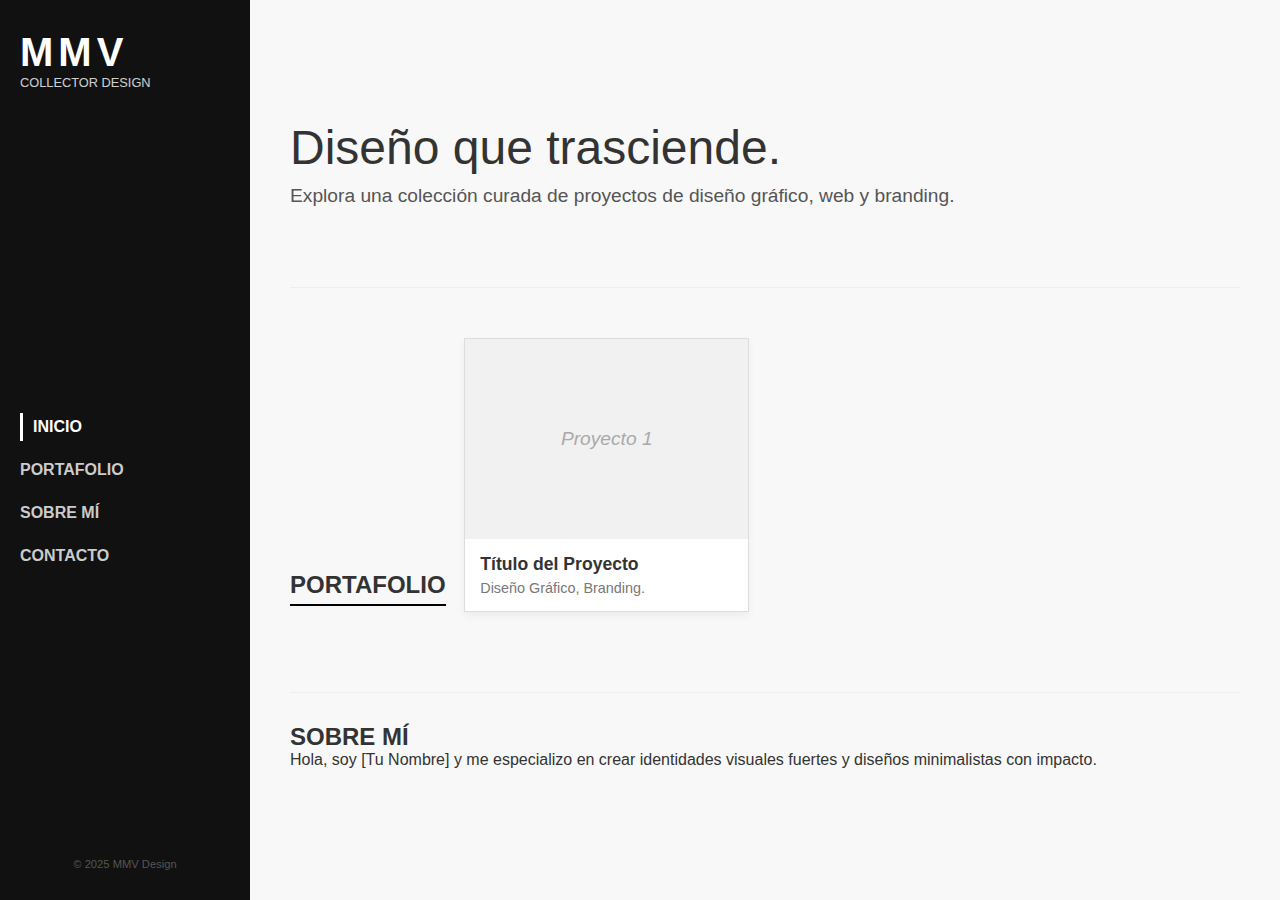
<file: Index.html>
<!DOCTYPE html>
<html lang="es">
<head>
    <meta charset="UTF-8">
    <meta name="viewport" content="width=device-width, initial-scale=1.0">
    <title>MMV COLLECTOR DESIGN</title>
   <link rel="stylesheet" href="css/style.css"> </head>
<body>

    <div class="container">
        
        <aside class="sidebar">
            <div class="logo">
                <h1>MMV</h1>
                <h2>COLLECTOR DESIGN</h2>
                
            </div>
            
            <nav class="menu">
                <ul>
                    <li><a href="#inicio" class="active">INICIO</a></li>
                    <li><a href="#portafolio">PORTAFOLIO</a></li>
                    <li><a href="#sobre-mi">SOBRE MÍ</a></li>
                    <li><a href="#contacto">CONTACTO</a></li>
                </ul>
            </nav>

            <div class="footer-sidebar">
                <p>&copy; 2025 MMV Design</p>
            </div>
        </aside>

        <main class="content">
            
            <section id="inicio" class="hero-section">
                <h1>Diseño que trasciende.</h1>
                <p>Explora una colección curada de proyectos de diseño gráfico, web y branding.</p>
                </section>
            
            <section id="portafolio" class="portfolio-grid">
                <h2>PORTAFOLIO</h2>
                <div class="project-card">
                    <div class="project-placeholder">Proyecto 1</div>
                    <h3>Título del Proyecto</h3>
                    <p>Diseño Gráfico, Branding.</p>
                </div>
                </section>
            
            <section id="sobre-mi" class="about-section">
                <h2>SOBRE MÍ</h2>
                <p>Hola, soy [Tu Nombre] y me especializo en crear identidades visuales fuertes y diseños minimalistas con impacto.</p>
            </section>

        </main>
    </div>

</body>
</html>
</file>
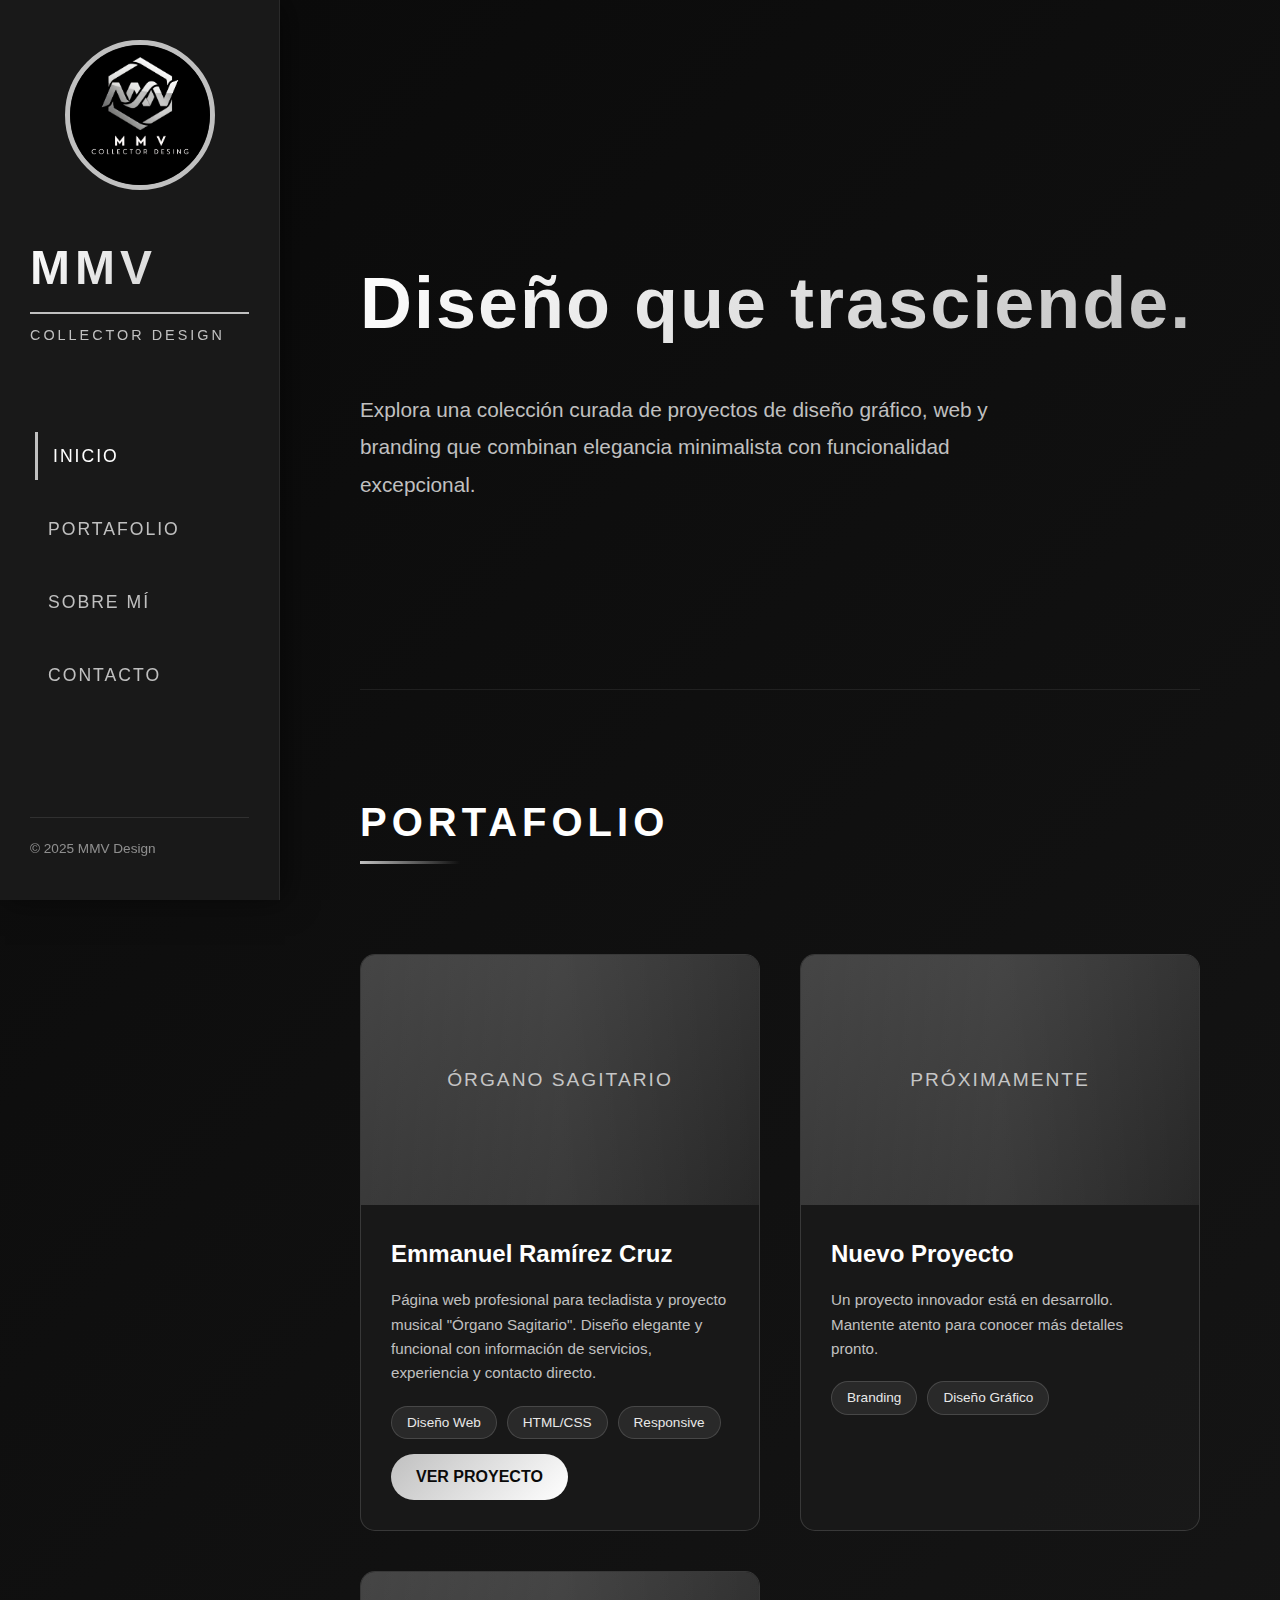
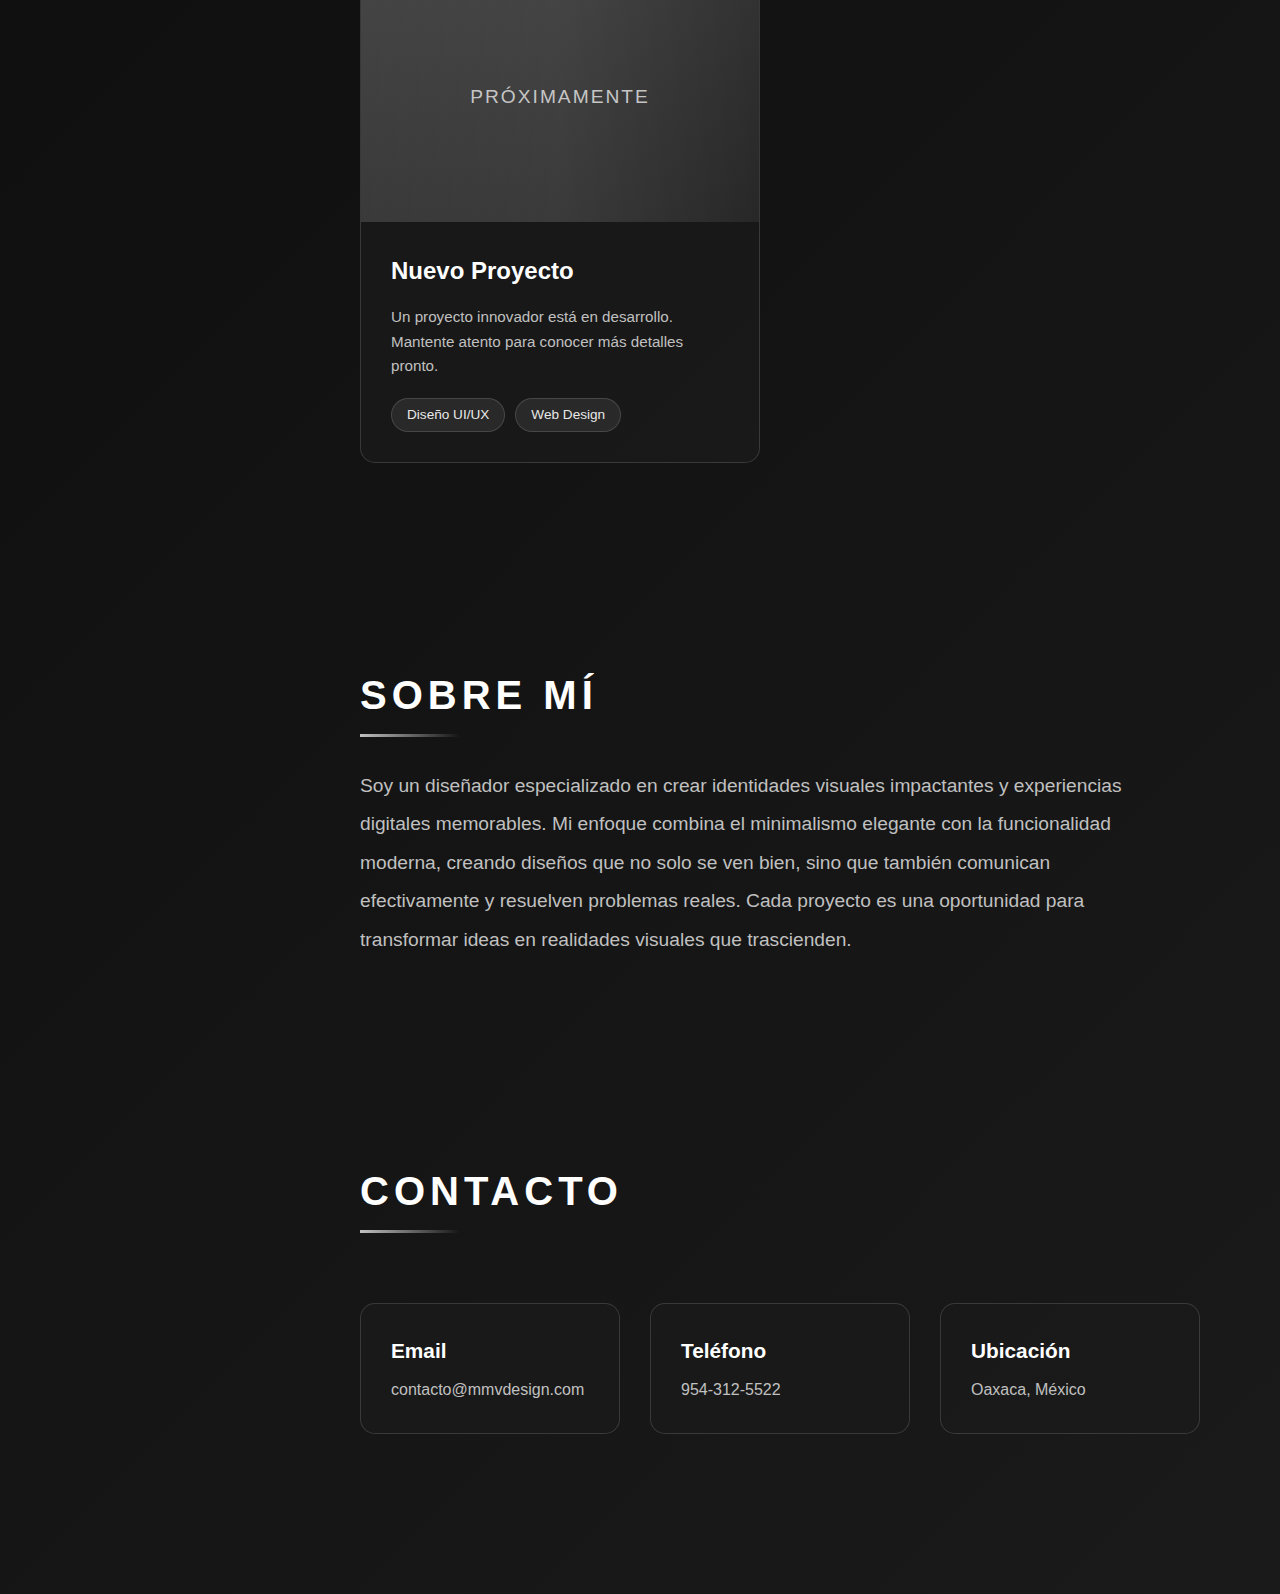
<file: index.html>
<!DOCTYPE html>
<html lang="es">
<head>
    <meta charset="UTF-8">
    <meta name="viewport" content="width=device-width, initial-scale=1.0">
    <title>MMV COLLECTOR DESIGN</title>
    <style>
        * {
            margin: 0;
            padding: 0;
            box-sizing: border-box;
        }

        :root {
            --negro: #0a0a0a;
            --negro-suave: #1a1a1a;
            --plateado: #c0c0c0;
            --plateado-claro: #e8e8e8;
            --blanco: #ffffff;
            --acento: #3a3a3a;
        }

        body {
            font-family: 'Segoe UI', Tahoma, Geneva, Verdana, sans-serif;
            background: linear-gradient(135deg, var(--negro) 0%, var(--negro-suave) 100%);
            color: var(--plateado-claro);
            line-height: 1.6;
        }

        .container {
            display: flex;
            min-height: 100vh;
        }

        /* Sidebar */
        .sidebar {
            width: 280px;
            background: rgba(26, 26, 26, 0.95);
            backdrop-filter: blur(10px);
            padding: 40px 30px;
            position: fixed;
            height: 100vh;
            display: flex;
            flex-direction: column;
            border-right: 1px solid rgba(192, 192, 192, 0.1);
            box-shadow: 5px 0 30px rgba(0, 0, 0, 0.5);
        }

        .logo-container {
            text-align: center;
            margin-bottom: 20px;
        }

        .logo-image {
            width: 150px;
            height: 150px;
            margin: 0 auto 20px;
            background: rgba(192, 192, 192, 0.1);
            border: 5px solid var(--plateado);
            border-radius: 100px;
            display: flex;
            align-items: center;
            justify-content: center;
            overflow: hidden;
            transition: all 0.3s ease;
        }

        .logo-image:hover {
            transform: scale(1.05);
            border-color: var(--blanco);
            box-shadow: 0 0 30px rgba(192, 192, 192, 0.3);
        }

        .logo-image img {
            width: 100%;
            height: 100%;
            object-fit: cover;
        }

        .logo-placeholder {
            color: var(--plateado);
            font-size: 0.85rem;
            letter-spacing: 2px;
        }

        .logo h1 {
            font-size: 3rem;
            font-weight: 900;
            background: linear-gradient(135deg, var(--blanco) 0%, var(--plateado) 100%);
            -webkit-background-clip: text;
            -webkit-text-fill-color: transparent;
            background-clip: text;
            letter-spacing: 5px;
            margin-bottom: 5px;
        }

        .logo h2 {
            font-size: 0.9rem;
            color: var(--plateado);
            letter-spacing: 3px;
            font-weight: 300;
            border-top: 2px solid var(--plateado);
            padding-top: 10px;
        }

        .menu {
            margin-top: 60px;
            flex-grow: 1;
        }

        .menu ul {
            list-style: none;
        }

        .menu li {
            margin: 25px 0;
        }

        .menu a {
            color: var(--plateado);
            text-decoration: none;
            font-size: 1.1rem;
            font-weight: 500;
            letter-spacing: 2px;
            transition: all 0.3s ease;
            display: block;
            padding: 10px 0;
            border-left: 3px solid transparent;
            padding-left: 15px;
        }

        .menu a:hover,
        .menu a.active {
            color: var(--blanco);
            border-left-color: var(--plateado);
            transform: translateX(5px);
        }

        .footer-sidebar {
            margin-top: auto;
            padding-top: 20px;
            border-top: 1px solid rgba(192, 192, 192, 0.2);
            font-size: 0.85rem;
            color: var(--plateado);
            opacity: 0.7;
        }

        /* Main Content */
        .content {
            margin-left: 280px;
            flex-grow: 1;
            padding: 60px 80px;
        }

        /* Hero Section */
        .hero-section {
            min-height: 70vh;
            display: flex;
            flex-direction: column;
            justify-content: center;
            padding: 80px 0;
            border-bottom: 1px solid rgba(192, 192, 192, 0.1);
        }

        .hero-section h1 {
            font-size: 4.5rem;
            font-weight: 900;
            background: linear-gradient(135deg, var(--blanco) 0%, var(--plateado) 100%);
            -webkit-background-clip: text;
            -webkit-text-fill-color: transparent;
            background-clip: text;
            margin-bottom: 30px;
            letter-spacing: 2px;
        }

        .hero-section p {
            font-size: 1.3rem;
            color: var(--plateado);
            max-width: 700px;
            line-height: 1.8;
        }

        /* Portfolio Section */
        .portfolio-section {
            padding: 100px 0;
        }

        .portfolio-section h2 {
            font-size: 2.5rem;
            color: var(--blanco);
            letter-spacing: 5px;
            margin-bottom: 60px;
            position: relative;
            display: inline-block;
        }

        .portfolio-section h2::after {
            content: '';
            position: absolute;
            bottom: -10px;
            left: 0;
            width: 100px;
            height: 3px;
            background: linear-gradient(90deg, var(--plateado) 0%, transparent 100%);
        }

        .portfolio-grid {
            display: grid;
            grid-template-columns: repeat(auto-fit, minmax(350px, 1fr));
            gap: 40px;
            margin-top: 40px;
        }

        .project-card {
            background: rgba(26, 26, 26, 0.8);
            border: 1px solid rgba(192, 192, 192, 0.2);
            border-radius: 15px;
            overflow: hidden;
            transition: all 0.4s ease;
            cursor: pointer;
        }

        .project-card:hover {
            transform: translateY(-10px);
            border-color: var(--plateado);
            box-shadow: 0 20px 50px rgba(192, 192, 192, 0.15);
        }

        .project-image {
            width: 100%;
            height: 250px;
            background: linear-gradient(135deg, var(--acento) 0%, var(--negro-suave) 100%);
            display: flex;
            align-items: center;
            justify-content: center;
            font-size: 1.2rem;
            color: var(--plateado);
            letter-spacing: 2px;
            position: relative;
            overflow: hidden;
        }

        .project-image::before {
            content: '';
            position: absolute;
            top: -50%;
            left: -50%;
            width: 200%;
            height: 200%;
            background: linear-gradient(45deg, transparent, rgba(255, 255, 255, 0.1), transparent);
            transform: rotate(45deg);
            animation: shine 3s infinite;
        }

        @keyframes shine {
            0% { transform: translateX(-100%) translateY(-100%) rotate(45deg); }
            100% { transform: translateX(100%) translateY(100%) rotate(45deg); }
        }

        .project-content {
            padding: 30px;
        }

        .project-content h3 {
            font-size: 1.5rem;
            color: var(--blanco);
            margin-bottom: 15px;
        }

        .project-content p {
            color: var(--plateado);
            font-size: 0.95rem;
            margin-bottom: 20px;
        }

        .project-tags {
            display: flex;
            gap: 10px;
            flex-wrap: wrap;
        }

        .tag {
            background: rgba(192, 192, 192, 0.1);
            color: var(--plateado-claro);
            padding: 5px 15px;
            border-radius: 20px;
            font-size: 0.85rem;
            border: 1px solid rgba(192, 192, 192, 0.2);
        }

        .btn-ver {
            display: inline-block;
            margin-top: 15px;
            padding: 10px 25px;
            background: linear-gradient(135deg, var(--plateado) 0%, var(--blanco) 100%);
            color: var(--negro);
            text-decoration: none;
            border-radius: 25px;
            font-weight: 600;
            transition: all 0.3s ease;
        }

        .btn-ver:hover {
            transform: scale(1.05);
            box-shadow: 0 10px 30px rgba(192, 192, 192, 0.3);
        }

        /* About Section */
        .about-section {
            padding: 100px 0;
            max-width: 800px;
        }

        .about-section h2 {
            font-size: 2.5rem;
            color: var(--blanco);
            letter-spacing: 5px;
            margin-bottom: 40px;
            position: relative;
            display: inline-block;
        }

        .about-section h2::after {
            content: '';
            position: absolute;
            bottom: -10px;
            left: 0;
            width: 100px;
            height: 3px;
            background: linear-gradient(90deg, var(--plateado) 0%, transparent 100%);
        }

        .about-section p {
            font-size: 1.2rem;
            color: var(--plateado);
            line-height: 2;
        }

        /* Contact Section */
        .contact-section {
            padding: 100px 0;
        }

        .contact-section h2 {
            font-size: 2.5rem;
            color: var(--blanco);
            letter-spacing: 5px;
            margin-bottom: 40px;
            position: relative;
            display: inline-block;
        }

        .contact-section h2::after {
            content: '';
            position: absolute;
            bottom: -10px;
            left: 0;
            width: 100px;
            height: 3px;
            background: linear-gradient(90deg, var(--plateado) 0%, transparent 100%);
        }

        .contact-info {
            display: grid;
            grid-template-columns: repeat(auto-fit, minmax(250px, 1fr));
            gap: 30px;
            margin-top: 40px;
        }

        .contact-item {
            background: rgba(26, 26, 26, 0.8);
            padding: 30px;
            border-radius: 15px;
            border: 1px solid rgba(192, 192, 192, 0.2);
            transition: all 0.3s ease;
        }

        .contact-item:hover {
            border-color: var(--plateado);
            transform: translateY(-5px);
        }

        .contact-item h3 {
            color: var(--blanco);
            margin-bottom: 10px;
            font-size: 1.3rem;
        }

        .contact-item p {
            color: var(--plateado);
        }

        /* Responsive */
        @media (max-width: 768px) {
            .sidebar {
                width: 100%;
                height: auto;
                position: relative;
                border-right: none;
                border-bottom: 1px solid rgba(192, 192, 192, 0.1);
            }

            .content {
                margin-left: 0;
                padding: 40px 20px;
            }

            .hero-section h1 {
                font-size: 2.5rem;
            }

            .portfolio-grid {
                grid-template-columns: 1fr;
            }

            .container {
                flex-direction: column;
            }
        }
    </style>
</head>
<body>
    <div class="container">
        <aside class="sidebar">
            <div class="logo-container">
                <div class="logo-image">
                    <!-- Reemplaza el src con la URL de tu logo -->
                    <img src="img/LOGO.png" alt="MMV Logo" style="display: none;" onload="this.style.display='block'; this.parentElement.querySelector('.logo-placeholder').style.display='none';">
                    <span class="logo-placeholder">LOGO</span>
                </div>
            </div>
            
            <div class="logo">
                <h1>MMV</h1>
                <h2>COLLECTOR DESIGN</h2>
            </div>
            
            <nav class="menu">
                <ul>
                    <li><a href="#inicio" class="active">INICIO</a></li>
                    <li><a href="#portafolio">PORTAFOLIO</a></li>
                    <li><a href="#sobre-mi">SOBRE MÍ</a></li>
                    <li><a href="#contacto">CONTACTO</a></li>
                </ul>
            </nav>
            
            <div class="footer-sidebar">
                <p>&copy; 2025 MMV Design</p>
            </div>
        </aside>

        <main class="content">
            <section id="inicio" class="hero-section">
                <h1>Diseño que trasciende.</h1>
                <p>Explora una colección curada de proyectos de diseño gráfico, web y branding que combinan elegancia minimalista con funcionalidad excepcional.</p>
            </section>
            
            <section id="portafolio" class="portfolio-section">
                <h2>PORTAFOLIO</h2>
                
                <div class="portfolio-grid">
                    <!-- Proyecto 1: Órgano Sagitario -->
                    <div class="project-card">
                        <div class="project-image">
                            <span>ÓRGANO SAGITARIO</span>
                        </div>
                        <div class="project-content">
                            <h3>Emmanuel Ramírez Cruz</h3>
                            <p>Página web profesional para tecladista y proyecto musical "Órgano Sagitario". Diseño elegante y funcional con información de servicios, experiencia y contacto directo.</p>
                            <div class="project-tags">
                                <span class="tag">Diseño Web</span>
                                <span class="tag">HTML/CSS</span>
                                <span class="tag">Responsive</span>
                            </div>
                            <a href="https://mmvcollector.github.io/pages/OrganoSagitario.html" target="_blank" class="btn-ver">VER PROYECTO</a>
                        </div>
                    </div>

                    <!-- Proyecto 2: Placeholder -->
                    <div class="project-card">
                        <div class="project-image">
                            <span>PRÓXIMAMENTE</span>
                        </div>
                        <div class="project-content">
                            <h3>Nuevo Proyecto</h3>
                            <p>Un proyecto innovador está en desarrollo. Mantente atento para conocer más detalles pronto.</p>
                            <div class="project-tags">
                                <span class="tag">Branding</span>
                                <span class="tag">Diseño Gráfico</span>
                            </div>
                        </div>
                    </div>

                    <!-- Proyecto 3: Placeholder -->
                    <div class="project-card">
                        <div class="project-image">
                            <span>PRÓXIMAMENTE</span>
                        </div>
                        <div class="project-content">
                            <h3>Nuevo Proyecto</h3>
                            <p>Un proyecto innovador está en desarrollo. Mantente atento para conocer más detalles pronto.</p>
                            <div class="project-tags">
                                <span class="tag">Diseño UI/UX</span>
                                <span class="tag">Web Design</span>
                            </div>
                        </div>
                    </div>
                </div>
            </section>
            
            <section id="sobre-mi" class="about-section">
                <h2>SOBRE MÍ</h2>
                <p>Soy un diseñador especializado en crear identidades visuales impactantes y experiencias digitales memorables. Mi enfoque combina el minimalismo elegante con la funcionalidad moderna, creando diseños que no solo se ven bien, sino que también comunican efectivamente y resuelven problemas reales. Cada proyecto es una oportunidad para transformar ideas en realidades visuales que trascienden.</p>
            </section>

            <section id="contacto" class="contact-section">
                <h2>CONTACTO</h2>
                <div class="contact-info">
                    <div class="contact-item">
                        <h3>Email</h3>
                        <p>contacto@mmvdesign.com</p>
                    </div>
                    <div class="contact-item">
                        <h3>Teléfono</h3>
                        <p>954-312-5522</p>
                    </div>
                    <div class="contact-item">
                        <h3>Ubicación</h3>
                        <p>Oaxaca, México</p>
                    </div>
                </div>
            </section>
        </main>
    </div>

    <script>
        // Smooth scroll para los enlaces del menú
        document.querySelectorAll('.menu a').forEach(anchor => {
            anchor.addEventListener('click', function (e) {
                e.preventDefault();
                
                // Remover clase active de todos los enlaces
                document.querySelectorAll('.menu a').forEach(link => {
                    link.classList.remove('active');
                });
                
                // Agregar clase active al enlace clickeado
                this.classList.add('active');
                
                // Scroll suave
                const targetId = this.getAttribute('href');
                const targetSection = document.querySelector(targetId);
                targetSection.scrollIntoView({ behavior: 'smooth' });
            });
        });

        // Detectar sección visible y actualizar menú activo
        window.addEventListener('scroll', () => {
            const sections = document.querySelectorAll('section');
            const menuLinks = document.querySelectorAll('.menu a');
            
            let current = '';
            
            sections.forEach(section => {
                const sectionTop = section.offsetTop;
                const sectionHeight = section.clientHeight;
                if (pageYOffset >= (sectionTop - 200)) {
                    current = section.getAttribute('id');
                }
            });
            
            menuLinks.forEach(link => {
                link.classList.remove('active');
                if (link.getAttribute('href') === `#${current}`) {
                    link.classList.add('active');
                }
            });
        });
    </script>
</body>
</html>
</file>
<file: css/style.css>
/* --- RESET BÁSICO Y FUENTE --- */
* {
    margin: 0;
    padding: 0;
    box-sizing: border-box;
}

body {
    font-family: Arial, sans-serif; /* Puedes cambiar a una fuente más elegante como 'Helvetica Neue' o una de Google Fonts */
    background-color: #f8f8f8; /* Blanco muy suave para el fondo general */
    color: #333; /* Gris oscuro para el texto principal */
}

/* --- LAYOUT GENERAL (FLEXBOX) --- */
.container {
    display: flex;
    min-height: 100vh; /* Asegura que la página ocupe al menos la altura de la vista */
}

/* --- MENÚ LATERAL (SIDEBAR) --- */
.sidebar {
    width: 250px; /* Ancho fijo para el menú lateral */
    background-color: #111; /* Negro profundo para la barra lateral */
    color: #fff;
    padding: 30px 20px;
    position: fixed; /* Hace que el menú se quede fijo mientras el contenido se desplaza */
    height: 100vh;
    display: flex;
    flex-direction: column;
    justify-content: space-between; /* Empuja el footer hacia abajo */
}

.logo h1 {
    font-size: 2.5em;
    letter-spacing: 5px;
    margin-bottom: 0;
}

.logo h2 {
    font-size: 0.8em;
    font-weight: 300;
    opacity: 0.8;
}

/* --- NAVEGACIÓN --- */
.menu {
    margin-top: 50px;
}

.menu ul {
    list-style: none;
}

.menu ul li {
    margin-bottom: 15px;
}

.menu ul li a {
    text-decoration: none;
    color: #ccc; /* Gris claro para los enlaces */
    font-size: 1em;
    font-weight: 600;
    padding: 5px 0;
    display: block;
    transition: color 0.3s;
}

.menu ul li a:hover,
.menu ul li a.active {
    color: #fff; /* Blanco puro al pasar el mouse o para el elemento activo */
    border-left: 3px solid #fff; /* Pequeño detalle de elegancia */
    padding-left: 10px;
}

.footer-sidebar {
    font-size: 0.7em;
    text-align: center;
    color: #555;
}

/* --- CONTENIDO PRINCIPAL (MAIN) --- */
.content {
    margin-left: 250px; /* Deja espacio para el menú fijo */
    flex-grow: 1;
    padding: 40px;
}

/* --- SECCIONES ESPECÍFICAS --- */
.hero-section {
    padding: 80px 0;
    margin-bottom: 50px;
    border-bottom: 1px solid #eee;
}

.hero-section h1 {
    font-size: 3em;
    font-weight: 100;
    margin-bottom: 10px;
}

.hero-section p {
    font-size: 1.2em;
    color: #555;
}

/* --- ESTILO DE PORTAFOLIO --- */
.portfolio-grid {
    padding-bottom: 50px;
}

.portfolio-grid h2 {
    margin-bottom: 30px;
    border-bottom: 2px solid #000;
    display: inline-block;
    padding-bottom: 5px;
}

.project-card {
    display: inline-block;
    width: 30%; /* Para un grid de 3 columnas, ajusta según necesidad */
    margin: 0 1.5% 30px 1.5%;
    background-color: #fff;
    border: 1px solid #ddd;
    box-shadow: 0 4px 8px rgba(0, 0, 0, 0.05);
    transition: box-shadow 0.3s;
}

.project-card:hover {
    box-shadow: 0 8px 16px rgba(0, 0, 0, 0.1);
}

.project-placeholder {
    height: 200px;
    background-color: #f1f1f1;
    display: flex;
    justify-content: center;
    align-items: center;
    color: #aaa;
    font-style: italic;
    font-size: 1.2em;
}

.project-card h3 {
    padding: 15px 15px 5px;
    font-size: 1.1em;
    font-weight: 600;
}

.project-card p {
    padding: 0 15px 15px;
    font-size: 0.9em;
    color: #777;
}

/* Sección Sobre Mí */
.about-section {
    padding: 30px 0;
    border-top: 1px solid #eee;
}
</file>
